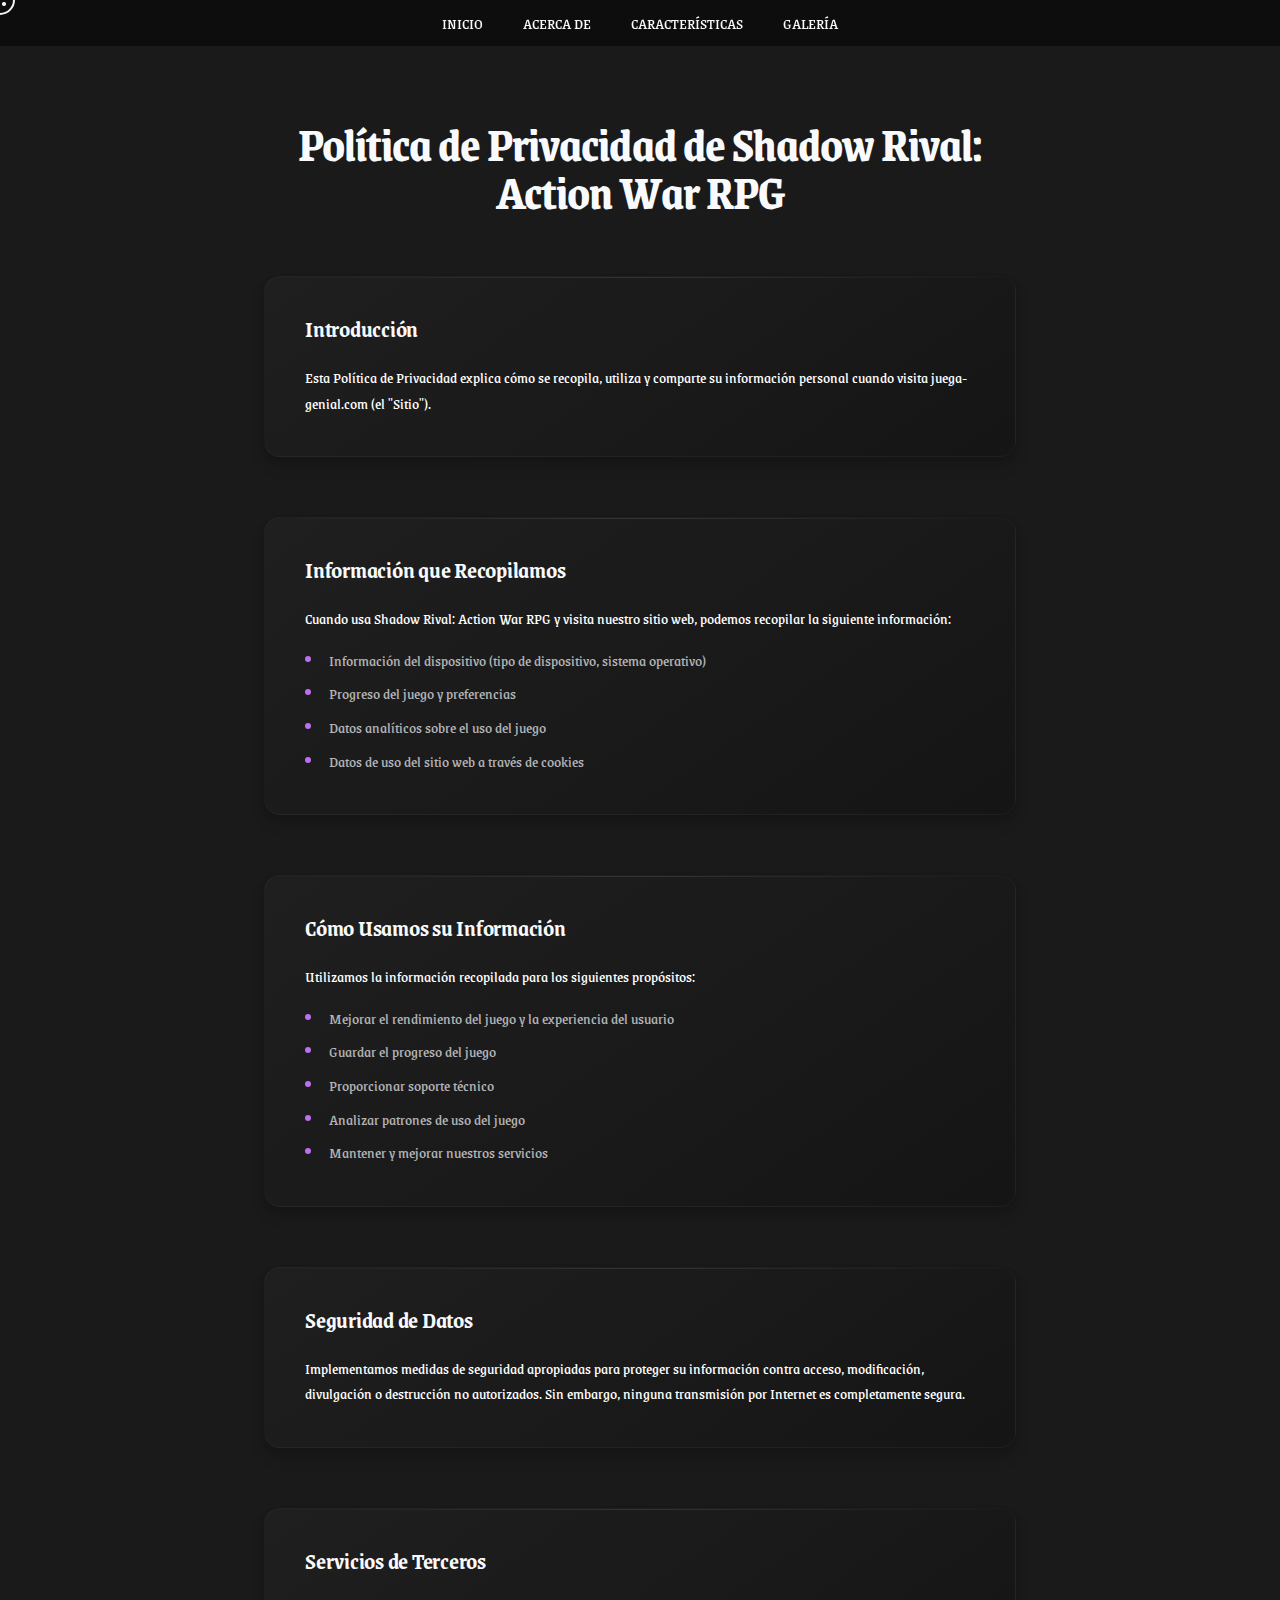
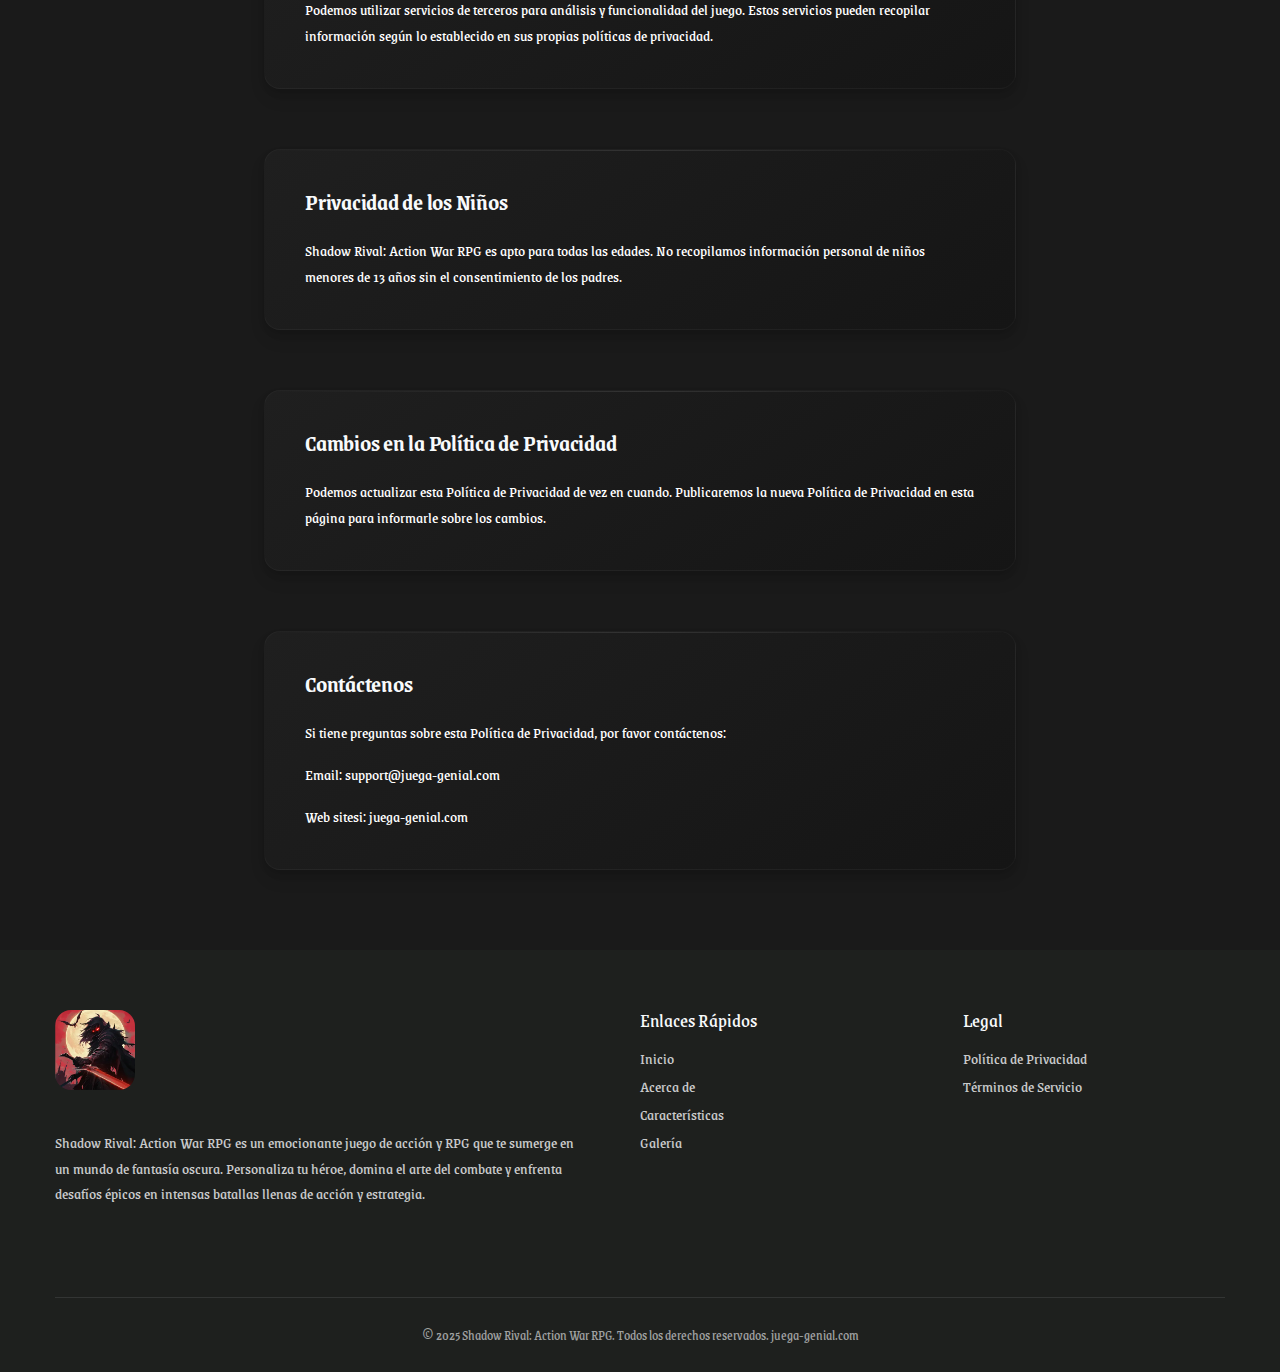
<file: privacy.html>
<!DOCTYPE html>
<html lang="es">

<head>
	<title>Política de Privacidad - Shadow Rival: Action War RPG</title>
	<meta charset="UTF-8">
	<meta name="format-detection" content="telephone=no">
	<meta name="viewport" content="width=device-width, initial-scale=1.0, maximum-scale=1.0, user-scalable=no">
	<meta name="description" content="Shadow Rival: Action War RPG - Un juego de acción y RPG épico. Domina el arte del combate, personaliza tu héroe y enfrenta batallas intensas en un mundo de fantasía oscura lleno de desafíos.">
	<meta name="theme-color" content="#080912">
	<meta name="mobile-web-app-capable" content="yes">
	<meta name="apple-mobile-web-app-capable" content="yes">
	<meta name="apple-mobile-web-app-status-bar-style" content="black-translucent">

	<!-- Open Graph -->
	<meta property="og:title" content="Shadow Rival: Action War RPG">
	<meta property="og:description" content="¡Sumérgete en un mundo de fantasía oscura! Domina el arte del combate, personaliza tu héroe y enfrenta batallas épicas en este fascinante juego de acción y RPG.">
	<meta property="og:site_name" content="Shadow Rival: Action War RPG">
	<meta property="og:url" content="https://juega-genial.com">
	<meta property="og:type" content="website">
	<link rel="canonical" href="https://juega-genial.com/" />

	<!-- Styles -->
	<style>
		body {
			opacity: 0;
		}
	</style>
	<link rel="stylesheet" href="https://cdnjs.cloudflare.com/ajax/libs/font-awesome/6.7.1/css/all.min.css?_v=20250120110803" integrity="sha512-5Hs3dF2AEPkpNAR7UiOHba+lRSJNeM2ECkwxUIxC1Q/FLycGTbNapWXB4tP889k5T5Ju8fs4b1P5z/iB4nMfSQ==" crossorigin="anonymous" referrerpolicy="no-referrer" />
	<link rel="stylesheet" href="css/style.min.css?_v=20250120110803">

	<!-- Favicon  -->
	<link rel="shortcut icon" href="favicon.ico" type="image/x-icon">
	<link rel="icon" href="favicon.ico" type="image/x-icon">

	<!-- Liquid button svg filter -->
	<svg width="0" height="0" class="hidden">
		<defs>
			<filter id="buttonFilter">
				<feGaussianBlur in="SourceGraphic" stdDeviation="5" result="blur">
				</feGaussianBlur>
				<feColorMatrix in="blur" mode="matrix" values="1 0 0 0 0 0 1 0 0 0 0 0 1 0 0 0 0 0 19 -9" result="buttonFilter"></feColorMatrix>
				<feComposite in="SourceGraphic" in2="buttonFilter" operator="atop">
				</feComposite>
				<feBlend in="SourceGraphic" in2="buttonFilter"></feBlend>
			</filter>
		</defs>
	</svg>

	<!-- Preload critical assets -->
	<link rel="preload" href="img/logo.webp" as="image">
	<link rel="preload" href="files/hero.mp4" as="video" type="video/mp4">
</head>

<body>
	<div class="wrapper">
		<header data-scroll="120" data-scroll-show class="header">
			<div class="header__container">
				<div class="header__wrapper">
					<span></span>
					<div class="header__menu menu">
						<nav class="menu__body">
							<ul class="menu__list">
								<li class="menu__item">
									<a href="index.html#hero" class="menu__link">Inicio</a>
								</li>
								<li class="menu__item">
									<a href="index.html#about" class="menu__link">Acerca de</a>
								</li>
								<li class="menu__item">
									<a href="index.html#features" class="menu__link">Características</a>
								</li>
								<li class="menu__item">
									<a href="index.html#platforms" class="menu__link">Galería</a>
								</li>
							</ul>
						</nav>
					</div>
					<div class="header__actions">
						<button type="button" class="menu__icon icon-menu">
							<span></span>
						</button>
					</div>
				</div>
			</div>
		</header>
		<main class="page">
			<div class="legal">
				<div class="legal__container">
					<h1 class="legal__title">Política de Privacidad de Shadow Rival: Action War RPG</h1>

					<div class="legal__section">
						<h2 class="legal__subtitle">Introducción</h2>
						<p class="legal__text">Esta Política de Privacidad explica cómo se recopila, utiliza y comparte su información personal cuando visita juega-genial.com (el "Sitio").</p>
					</div>

					<div class="legal__section">
						<h2 class="legal__subtitle">Información que Recopilamos</h2>
						<p class="legal__text">Cuando usa Shadow Rival: Action War RPG y visita nuestro sitio web, podemos recopilar la siguiente información:</p>
						<ul class="legal__list">
							<li>Información del dispositivo (tipo de dispositivo, sistema operativo)</li>
							<li>Progreso del juego y preferencias</li>
							<li>Datos analíticos sobre el uso del juego</li>
							<li>Datos de uso del sitio web a través de cookies</li>
						</ul>
					</div>

					<div class="legal__section">
						<h2 class="legal__subtitle">Cómo Usamos su Información</h2>
						<p class="legal__text">Utilizamos la información recopilada para los siguientes propósitos:</p>
						<ul class="legal__list">
							<li>Mejorar el rendimiento del juego y la experiencia del usuario</li>
							<li>Guardar el progreso del juego</li>
							<li>Proporcionar soporte técnico</li>
							<li>Analizar patrones de uso del juego</li>
							<li>Mantener y mejorar nuestros servicios</li>
						</ul>
					</div>

					<div class="legal__section">
						<h2 class="legal__subtitle">Seguridad de Datos</h2>
						<p class="legal__text">Implementamos medidas de seguridad apropiadas para proteger su información contra acceso, modificación, divulgación o destrucción no autorizados. Sin embargo, ninguna transmisión por Internet es completamente segura.</p>
					</div>

					<div class="legal__section">
						<h2 class="legal__subtitle">Servicios de Terceros</h2>
						<p class="legal__text">Podemos utilizar servicios de terceros para análisis y funcionalidad del juego. Estos servicios pueden recopilar información según lo establecido en sus propias políticas de privacidad.</p>
					</div>

					<div class="legal__section">
						<h2 class="legal__subtitle">Privacidad de los Niños</h2>
						<p class="legal__text">Shadow Rival: Action War RPG es apto para todas las edades. No recopilamos información personal de niños menores de 13 años sin el consentimiento de los padres.</p>
					</div>

					<div class="legal__section">
						<h2 class="legal__subtitle">Cambios en la Política de Privacidad</h2>
						<p class="legal__text">Podemos actualizar esta Política de Privacidad de vez en cuando. Publicaremos la nueva Política de Privacidad en esta página para informarle sobre los cambios.</p>
					</div>

					<div class="legal__section">
						<h2 class="legal__subtitle">Contáctenos</h2>
						<p class="legal__text">Si tiene preguntas sobre esta Política de Privacidad, por favor contáctenos:</p>
						<p class="legal__text">Email: support@juega-genial.com</p>
						<p class="legal__text">Web sitesi: juega-genial.com</p>
					</div>
				</div>
			</div>
		</main>
		<footer class="footer">
			<div class="footer__container">
				<div class="footer__content">
					<div class="footer__column">
						<div class="footer__logo">
							<a href="index.html" class="footer__logo">
								<img src="img/logo.webp" alt="Shadow Rival: Action War RPG Logo">
							</a>
						</div>
						<p class="footer__description">
							Shadow Rival: Action War RPG es un emocionante juego de acción y RPG que te sumerge en un mundo de
							fantasía oscura.
							Personaliza tu héroe, domina el arte del combate y enfrenta desafíos épicos en intensas batallas
							llenas de
							acción y estrategia.
						</p>
						<div class="footer__socials">
							<a href="https://play.google.com/store/apps/details?id=com.ondi.shadow.rivals" class="footer__social-link" target="_blank">
								<i class="fa-brands fa-google-play"></i>
							</a>
							<a href="https://apps.apple.com/ua/app/shadow-rival-action-war-game/id6737874569" class="footer__social-link" target="_blank">
								<i class="fa-brands fa-apple"></i>
							</a>
						</div>
					</div>
					<div class="footer__column">
						<h3 class="footer__title">Enlaces Rápidos</h3>
						<ul class="footer__list">
							<li><a href="index.html#hero" class="footer__link">Inicio</a></li>
							<li><a href="index.html#about" class="footer__link">Acerca de</a></li>
							<li><a href="index.html#features" class="footer__link">Características</a></li>
							<li><a href="index.html#gallery" class="footer__link">Galería</a></li>
						</ul>
					</div>
					<div class="footer__column">
						<h3 class="footer__title">Legal</h3>
						<ul class="footer__list">
							<li><a href="privacy.html" class="footer__link">Política de Privacidad</a></li>
							<li><a href="terms.html" class="footer__link">Términos de Servicio</a></li>
						</ul>
					</div>
				</div>
				<div class="footer__bottom">
					<div class="footer__copyright">
						<p>&copy; 2025 Shadow Rival: Action War RPG. Todos los derechos reservados. <a href="https://juega-genial.com">juega-genial.com</a></p>
					</div>
				</div>
			</div>
		</footer>

		<!-- Scroll to top button  -->
		<button class="scroll-to-top" aria-label="Desplácese hacia arriba" style="--progress: 0deg">
			<i class="fas fa-arrow-up"></i>
		</button>

		<div id="cursor" class="ball"></div>
		<div id="cursor_inner" class="ball"></div>
	</div>
	<script src="js/app.min.js?_v=20250310130151"></script>
</body>

</html>
</file>
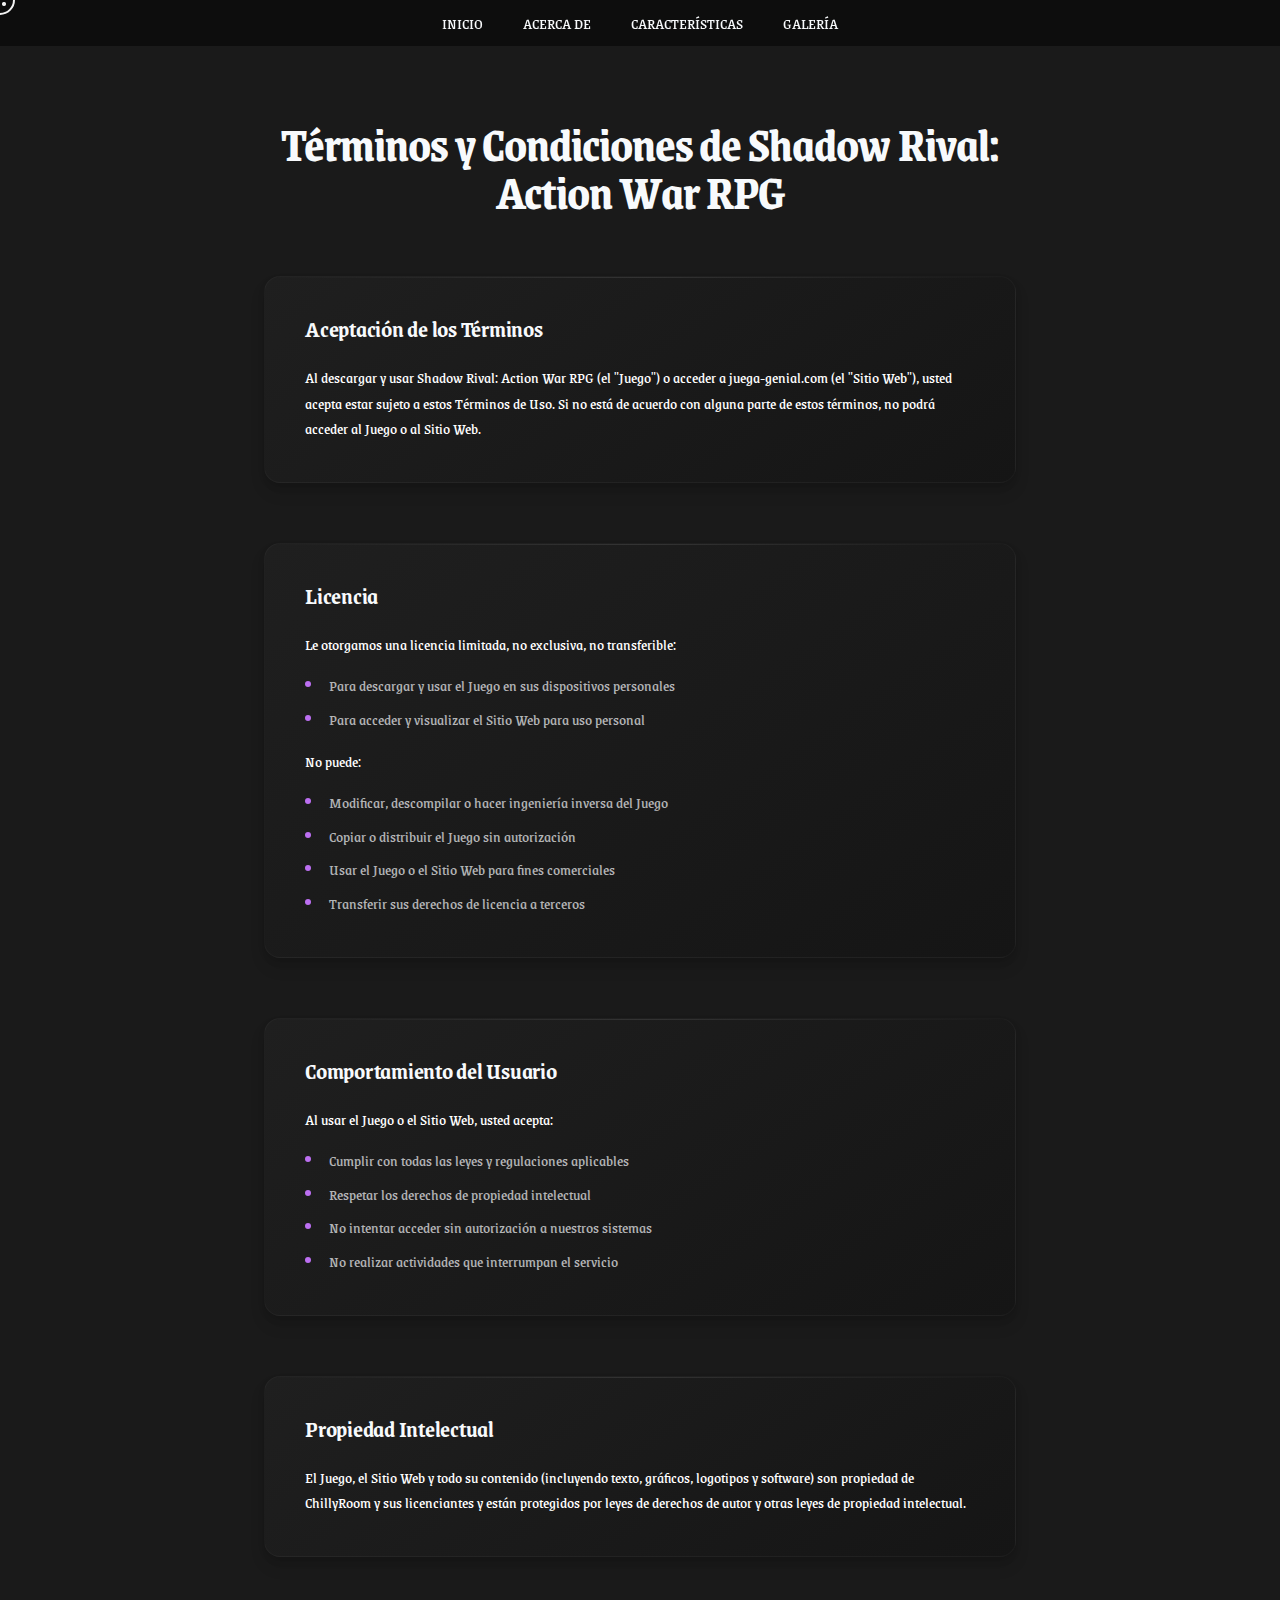
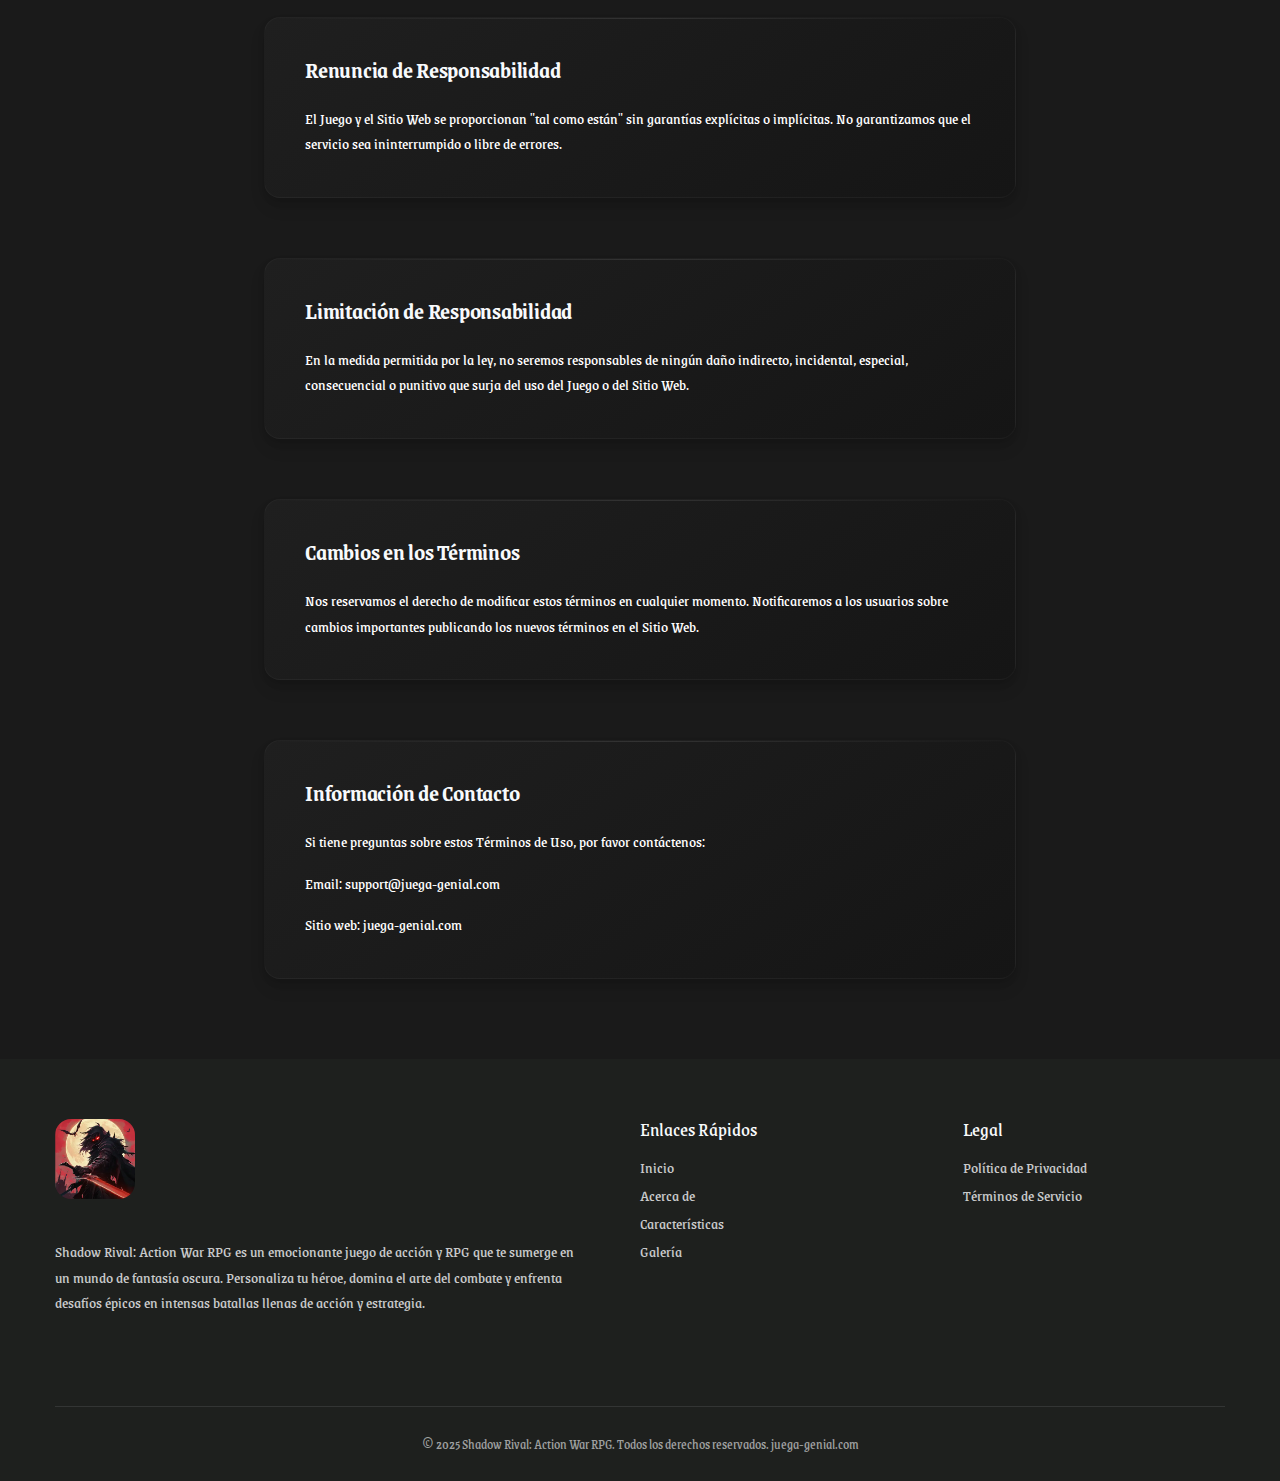
<file: terms.html>
<!DOCTYPE html>
<html lang="es">

<head>
	<title>Términos y Condiciones - Shadow Rival: Action War RPG</title>
	<meta charset="UTF-8">
	<meta name="format-detection" content="telephone=no">
	<meta name="viewport" content="width=device-width, initial-scale=1.0, maximum-scale=1.0, user-scalable=no">
	<meta name="description" content="Shadow Rival: Action War RPG - Un juego de acción y RPG épico. Domina el arte del combate, personaliza tu héroe y enfrenta batallas intensas en un mundo de fantasía oscura lleno de desafíos.">
	<meta name="theme-color" content="#080912">
	<meta name="mobile-web-app-capable" content="yes">
	<meta name="apple-mobile-web-app-capable" content="yes">
	<meta name="apple-mobile-web-app-status-bar-style" content="black-translucent">

	<!-- Open Graph -->
	<meta property="og:title" content="Shadow Rival: Action War RPG">
	<meta property="og:description" content="¡Sumérgete en un mundo de fantasía oscura! Domina el arte del combate, personaliza tu héroe y enfrenta batallas épicas en este fascinante juego de acción y RPG.">
	<meta property="og:site_name" content="Shadow Rival: Action War RPG">
	<meta property="og:url" content="https://juega-genial.com">
	<meta property="og:type" content="website">
	<link rel="canonical" href="https://juega-genial.com/" />

	<!-- Styles -->
	<style>
		body {
			opacity: 0;
		}
	</style>
	<link rel="stylesheet" href="https://cdnjs.cloudflare.com/ajax/libs/font-awesome/6.7.1/css/all.min.css?_v=20250120110803" integrity="sha512-5Hs3dF2AEPkpNAR7UiOHba+lRSJNeM2ECkwxUIxC1Q/FLycGTbNapWXB4tP889k5T5Ju8fs4b1P5z/iB4nMfSQ==" crossorigin="anonymous" referrerpolicy="no-referrer" />
	<link rel="stylesheet" href="css/style.min.css?_v=20250120110803">

	<!-- Favicon  -->
	<link rel="shortcut icon" href="favicon.ico" type="image/x-icon">
	<link rel="icon" href="favicon.ico" type="image/x-icon">

	<!-- Liquid button svg filter -->
	<svg width="0" height="0" class="hidden">
		<defs>
			<filter id="buttonFilter">
				<feGaussianBlur in="SourceGraphic" stdDeviation="5" result="blur">
				</feGaussianBlur>
				<feColorMatrix in="blur" mode="matrix" values="1 0 0 0 0 0 1 0 0 0 0 0 1 0 0 0 0 0 19 -9" result="buttonFilter"></feColorMatrix>
				<feComposite in="SourceGraphic" in2="buttonFilter" operator="atop">
				</feComposite>
				<feBlend in="SourceGraphic" in2="buttonFilter"></feBlend>
			</filter>
		</defs>
	</svg>

	<!-- Preload critical assets -->
	<link rel="preload" href="img/logo.webp" as="image">
	<link rel="preload" href="files/hero.mp4" as="video" type="video/mp4">
</head>

<body>
	<div class="wrapper">
		<header data-scroll="120" data-scroll-show class="header">
			<div class="header__container">
				<div class="header__wrapper">
					<span></span>
					<div class="header__menu menu">
						<nav class="menu__body">
							<ul class="menu__list">
								<li class="menu__item">
									<a href="index.html#hero" class="menu__link">Inicio</a>
								</li>
								<li class="menu__item">
									<a href="index.html#about" class="menu__link">Acerca de</a>
								</li>
								<li class="menu__item">
									<a href="index.html#features" class="menu__link">Características</a>
								</li>
								<li class="menu__item">
									<a href="index.html#platforms" class="menu__link">Galería</a>
								</li>
							</ul>
						</nav>
					</div>
					<div class="header__actions">
						<button type="button" class="menu__icon icon-menu">
							<span></span>
						</button>
					</div>
				</div>
			</div>
		</header>
		<main class="page">
			<div class="legal">
				<div class="legal__container">
					<h1 class="legal__title">Términos y Condiciones de Shadow Rival: Action War RPG</h1>

					<div class="legal__section">
						<h2 class="legal__subtitle">Aceptación de los Términos</h2>
						<p class="legal__text">Al descargar y usar Shadow Rival: Action War RPG (el "Juego") o acceder a juega-genial.com (el "Sitio Web"), usted acepta estar sujeto a estos Términos de Uso. Si no está de acuerdo con alguna parte de estos términos, no podrá acceder al Juego o al Sitio Web.</p>
					</div>

					<div class="legal__section">
						<h2 class="legal__subtitle">Licencia</h2>
						<p class="legal__text">Le otorgamos una licencia limitada, no exclusiva, no transferible:</p>
						<ul class="legal__list">
							<li>Para descargar y usar el Juego en sus dispositivos personales</li>
							<li>Para acceder y visualizar el Sitio Web para uso personal</li>
						</ul>
						<p class="legal__text">No puede:</p>
						<ul class="legal__list">
							<li>Modificar, descompilar o hacer ingeniería inversa del Juego</li>
							<li>Copiar o distribuir el Juego sin autorización</li>
							<li>Usar el Juego o el Sitio Web para fines comerciales</li>
							<li>Transferir sus derechos de licencia a terceros</li>
						</ul>
					</div>

					<div class="legal__section">
						<h2 class="legal__subtitle">Comportamiento del Usuario</h2>
						<p class="legal__text">Al usar el Juego o el Sitio Web, usted acepta:</p>
						<ul class="legal__list">
							<li>Cumplir con todas las leyes y regulaciones aplicables</li>
							<li>Respetar los derechos de propiedad intelectual</li>
							<li>No intentar acceder sin autorización a nuestros sistemas</li>
							<li>No realizar actividades que interrumpan el servicio</li>
						</ul>
					</div>

					<div class="legal__section">
						<h2 class="legal__subtitle">Propiedad Intelectual</h2>
						<p class="legal__text">El Juego, el Sitio Web y todo su contenido (incluyendo texto, gráficos, logotipos y software) son propiedad de ChillyRoom y sus licenciantes y están protegidos por leyes de derechos de autor y otras leyes de propiedad intelectual.</p>
					</div>

					<div class="legal__section">
						<h2 class="legal__subtitle">Renuncia de Responsabilidad</h2>
						<p class="legal__text">El Juego y el Sitio Web se proporcionan "tal como están" sin garantías explícitas o implícitas. No garantizamos que el servicio sea ininterrumpido o libre de errores.</p>
					</div>

					<div class="legal__section">
						<h2 class="legal__subtitle">Limitación de Responsabilidad</h2>
						<p class="legal__text">En la medida permitida por la ley, no seremos responsables de ningún daño indirecto, incidental, especial, consecuencial o punitivo que surja del uso del Juego o del Sitio Web.</p>
					</div>

					<div class="legal__section">
						<h2 class="legal__subtitle">Cambios en los Términos</h2>
						<p class="legal__text">Nos reservamos el derecho de modificar estos términos en cualquier momento. Notificaremos a los usuarios sobre cambios importantes publicando los nuevos términos en el Sitio Web.</p>
					</div>

					<div class="legal__section">
						<h2 class="legal__subtitle">Información de Contacto</h2>
						<p class="legal__text">Si tiene preguntas sobre estos Términos de Uso, por favor contáctenos:</p>
						<p class="legal__text">Email: support@juega-genial.com</p>
						<p class="legal__text">Sitio web: juega-genial.com</p>
					</div>
				</div>
			</div>
		</main>
		<footer class="footer">
			<div class="footer__container">
				<div class="footer__content">
					<div class="footer__column">
						<div class="footer__logo">
							<a href="index.html" class="footer__logo">
								<img src="img/logo.webp" alt="Shadow Rival: Action War RPG Logo">
							</a>
						</div>
						<p class="footer__description">
							Shadow Rival: Action War RPG es un emocionante juego de acción y RPG que te sumerge en un mundo de
							fantasía oscura.
							Personaliza tu héroe, domina el arte del combate y enfrenta desafíos épicos en intensas batallas
							llenas de
							acción y estrategia.
						</p>
						<div class="footer__socials">
							<a href="https://play.google.com/store/apps/details?id=com.ondi.shadow.rivals" class="footer__social-link" target="_blank">
								<i class="fa-brands fa-google-play"></i>
							</a>
							<a href="https://apps.apple.com/ua/app/shadow-rival-action-war-game/id6737874569" class="footer__social-link" target="_blank">
								<i class="fa-brands fa-apple"></i>
							</a>
						</div>
					</div>
					<div class="footer__column">
						<h3 class="footer__title">Enlaces Rápidos</h3>
						<ul class="footer__list">
							<li><a href="index.html#hero" class="footer__link">Inicio</a></li>
							<li><a href="index.html#about" class="footer__link">Acerca de</a></li>
							<li><a href="index.html#features" class="footer__link">Características</a></li>
							<li><a href="index.html#gallery" class="footer__link">Galería</a></li>
						</ul>
					</div>
					<div class="footer__column">
						<h3 class="footer__title">Legal</h3>
						<ul class="footer__list">
							<li><a href="privacy.html" class="footer__link">Política de Privacidad</a></li>
							<li><a href="terms.html" class="footer__link">Términos de Servicio</a></li>
						</ul>
					</div>
				</div>
				<div class="footer__bottom">
					<div class="footer__copyright">
						<p>&copy; 2025 Shadow Rival: Action War RPG. Todos los derechos reservados. <a href="https://juega-genial.com">juega-genial.com</a></p>
					</div>
				</div>
			</div>
		</footer>

		<!-- Scroll to top button  -->
		<button class="scroll-to-top" aria-label="Desplácese hacia arriba" style="--progress: 0deg">
			<i class="fas fa-arrow-up"></i>
		</button>

		<div id="cursor" class="ball"></div>
		<div id="cursor_inner" class="ball"></div>
	</div>
	<script src="js/app.min.js?_v=20250310130151"></script>
</body>

</html>
</file>
<file: css/style.min.css>
@import url('https://fonts.googleapis.com/css2?family=Grenze:wght@300;400;500;600;700&display=swap');.lenis.lenis-smooth{scroll-behavior:auto}.lenis.lenis-smooth [data-lenis-prevent]{-ms-scroll-chaining:none;overscroll-behavior:contain}.lenis.lenis-stopped{overflow:hidden}.lenis.lenis-scrolling iframe{pointer-events:none}:root{--color-black:30,32,30;--color-white:248,250,252;--color-green:121,189,154;--color-accent:188,111,241;--color-gray-100:248,250,252;--color-gray-400:148,163,184;--color-gray-900:30,41,59;--primary:rgb(var(--color-white));--secondary:rgb(var(--color-gray-400));--accent:rgb(var(--color-accent));--text-primary:rgb(var(--color-black));--text-secondary:rgb(71, 85, 105);--transition-function:cubic-bezier(0.645, 0.045, 0.355, 1);--transition-duration:0.5s}*{padding:0;margin:0;border:0}*,*::after,*::before{box-sizing:border-box}*::after,*::before{display:inline-block}body,html{height:100%;min-width:320px}body{color:#000;line-height:1;font-family:Grenze;font-size:1rem;-ms-text-size-adjust:100%;-moz-text-size-adjust:100%;-webkit-text-size-adjust:100%;-webkit-font-smoothing:antialiased;-moz-osx-font-smoothing:grayscale}button,input,textarea{font-family:Grenze;font-size:inherit;line-height:inherit;color:inherit;background-color:rgba(0,0,0,0)}input,textarea{width:100%}label{display:inline-block}button,option,select{cursor:pointer}a{display:inline-block;color:inherit;text-decoration:none}ul li{list-style:none}img{vertical-align:top}h1,h2,h3,h4,h5,h6{font-weight:inherit;font-size:inherit}dl,ol,ul{padding:0;margin:0}html{scroll-behavior:smooth;background-color:rgb(var(--color-black))}body{transition:all .6s}.lock body{overflow:hidden;touch-action:none;-ms-scroll-chaining:none;overscroll-behavior:none}.loaded body{opacity:1}.lock-scroll{overflow:hidden;touch-action:none;padding-right:var(--scrollbar-width,0)}.wrapper{min-height:100%;display:flex;flex-direction:column;overflow:hidden}.wrapper>main{flex:1 1 auto}.wrapper>*{min-width:0}[class*=__container]{max-width:75rem;margin:0 auto;padding:0 .9375rem}[class*="--gc"]{display:grid;min-width:0;grid-template-columns:.9375rem 1fr minmax(auto,73.125rem) 1fr .9375rem}[class*="--gc"]>*{min-width:0;grid-column:3/4}.icon-menu{display:none}.menu__list{display:flex;align-items:center;flex-wrap:wrap;row-gap:.625rem}.menu__link{color:rgb(var(--color-white));font-size:1rem;text-transform:uppercase;transition:all var(--transition-duration) var(--transition-function);position:relative}.menu__link::after{content:"";position:absolute;bottom:-.25rem;left:0;width:0;height:.125rem;background-color:var(--accent);transition:width var(--transition-duration) var(--transition-function)}.menu__link.active{color:var(--accent)}.menu__link.active::after{width:100%}.menu-open body{overflow:hidden;touch-action:none}#magic-cursor{position:fixed;top:0;left:0;z-index:10000;width:30px;height:30px;pointer-events:none;transition:opacity .2s ease-in-out .5s}#magic-cursor #cursor{position:fixed;display:flex;flex-direction:column;justify-content:center;width:40px;height:40px;margin-top:-20px;margin-left:-20px;box-sizing:border-box;border:2px solid var(--secondary,#8750f7);border-radius:50%;pointer-events:none;opacity:0;will-change:transform;-webkit-backface-visibility:hidden;backface-visibility:hidden}#magic-cursor #cursor.hovered{opacity:0!important;transition:opacity .3s}.ibg{width:100%;height:100%;-o-object-fit:cover;object-fit:cover}.ibg--top{-o-object-position:top;object-position:top}.ibg--bottom{-o-object-position:bottom;object-position:bottom}.ibg--left{-o-object-position:left;object-position:left}.ibg--right{-o-object-position:right;object-position:right}.ibg--contain{-o-object-fit:contain;object-fit:contain}html{-webkit-overflow-scrolling:touch}.hidden{display:none}.button{position:relative;width:-webkit-max-content;width:max-content;-webkit-filter:url(#buttonFilter);filter:url(#buttonFilter);display:flex;transition:.45s cubic-bezier(.65,0,.076,1)}.button__title{position:relative;display:flex;align-items:center;justify-content:center;padding:0 40px;height:40px;border-radius:30px;font-size:14px;font-weight:500;text-decoration:none}.button__title .title-btn{position:relative;line-height:1.2;letter-spacing:2px;overflow:hidden;display:block}.button__title .title-btn .text-default,.button__title .title-btn .text-hover{display:block;transition:-webkit-transform .8s cubic-bezier(.65,0,.076,1);transition:transform .8s cubic-bezier(.65,0,.076,1);transition:transform .8s cubic-bezier(.65,0,.076,1),-webkit-transform .8s cubic-bezier(.65,0,.076,1)}.button__title .title-btn .text-hover{position:absolute;left:0;top:0;-webkit-transform:translateY(100%);transform:translateY(100%)}.button__icon{display:flex;align-items:center;justify-content:center;width:40px;height:40px;border-radius:50%;transition:-webkit-transform .9s cubic-bezier(.135,.9,.15,1);transition:transform .9s cubic-bezier(.135,.9,.15,1);transition:transform .9s cubic-bezier(.135,.9,.15,1),-webkit-transform .9s cubic-bezier(.135,.9,.15,1)}.button__icon i{font-size:12px}.button:hover .title-btn .text-default{-webkit-transform:translateY(-100%);transform:translateY(-100%)}.button:hover .title-btn .text-hover{-webkit-transform:translateY(0);transform:translateY(0)}.button:hover .button__icon{-webkit-transform:translateX(.75rem) rotate(-45deg);transform:translateX(.75rem) rotate(-45deg)}.button--light .button__title{background:rgb(var(--color-white));color:var(--text-primary)}.button--light .button__icon{background:rgb(var(--color-white))}.button--light .button__icon i{color:var(--text-primary)}.button--light:hover .button__title{background:rgba(var(--color-white),.9)}.button--light:hover .button__icon{background:rgba(var(--color-white),.9);color:var(--accent)}.button--dark .button__title{background-color:var(--primary);color:var(--text-inverse)}.button--dark .button__icon{background-color:var(--primary)}.button--dark .button__icon i{color:var(--text-inverse)}.button--outline .button__title{background-color:rgba(0,0,0,0);border:2px dashed var(--bg-btn-dark);color:var(--text-inverse)}.button--outline .button__icon{background-color:rgba(0,0,0,0);border:2px dashed var(--bg-btn-dark)}.button--outline .button__icon i{color:var(--text-inverse)}.button--trailer{cursor:pointer}.button.scroll-down:hover .button__icon{-webkit-transform:translateY(.75rem);transform:translateY(.75rem)}.scroll-to-top{position:fixed;right:1.25rem;bottom:1.25rem;width:3rem;height:3rem;border-radius:50%;background:rgba(var(--color-white),.9);border:1px solid rgba(var(--color-accent),.2);cursor:pointer;z-index:100;opacity:0;visibility:hidden;-webkit-transform:translateY(1.25rem);transform:translateY(1.25rem);transition:all .3s var(--transition-function);box-shadow:0 .25rem .75rem rgba(var(--color-black),.1);display:flex;align-items:center;justify-content:center}.scroll-to-top::before{content:"";position:absolute;inset:-1px;border-radius:50%;background:conic-gradient(from 0deg at 50% 50%,var(--accent) var(--progress),transparent var(--progress));mask:radial-gradient(closest-side,transparent 75%,#000 76%);-webkit-mask:radial-gradient(closest-side,transparent 75%,#000 76%);opacity:.3}.scroll-to-top i{font-size:1.25rem;color:rgb(var(--color-black));transition:all .3s var(--transition-function);position:relative;z-index:1}.scroll-to-top:hover{background:rgba(var(--color-white),1);border-color:rgba(var(--color-accent),.3);-webkit-transform:translateY(-2px);transform:translateY(-2px);box-shadow:0 .5rem 1rem rgba(var(--color-black),.15)}.scroll-to-top:hover i{-webkit-transform:translateY(-.0625rem);transform:translateY(-.0625rem);color:rgb(var(--color-accent))}.scroll-to-top:hover::before{opacity:.5}.scroll-to-top.visible{opacity:1;visibility:visible;-webkit-transform:translateY(0);transform:translateY(0)}.ball{pointer-events:none;position:fixed;top:0;left:0;z-index:999999;mix-blend-mode:difference;will-change:transform}#cursor{width:30px;height:30px;border:2px solid #fff;border-radius:50%;background:rgba(0,0,0,0)}#cursor_inner{width:8px;height:8px;background:#fff;border-radius:50%}.video-popup{position:fixed;top:0;left:0;width:100%;height:100vh;z-index:1000;display:none;align-items:center;justify-content:center}.video-popup.active{display:flex}.video-popup__overlay{position:fixed;top:0;left:0;width:100%;height:100%;background:rgba(0,0,0,.8);backdrop-filter:blur(10px);-webkit-backdrop-filter:blur(10px);z-index:1}.video-popup__content{position:relative;width:90%;max-width:75rem;z-index:2}.video-popup__player{position:relative;width:100%;background:#000;border-radius:.5rem;overflow:hidden}.video-popup__player iframe{position:absolute;top:0;left:0;width:100%;height:100%;border:0}.video-popup__player video{cursor:pointer}.video-popup__close{position:absolute;top:-3.125rem;right:0;width:2.5rem;height:2.5rem;display:flex;align-items:center;justify-content:center;color:#fff;font-size:1.5rem;background:rgba(0,0,0,0);border:none;cursor:pointer;transition:-webkit-transform .3s ease;transition:transform .3s ease;transition:transform .3s ease,-webkit-transform .3s ease;z-index:3}.lock-scroll{overflow:hidden;padding-right:var(--scrollbar-width,0)}.lock-scroll::after{content:"";position:fixed;left:0;top:0;width:100%;height:100%;background:rgba(0,0,0,.5);backdrop-filter:blur(5px);-webkit-backdrop-filter:blur(5px);z-index:999}.header{position:fixed;width:100%;z-index:100;overflow:hidden;padding:.9375rem 0;background-color:rgba(0,0,0,.5)}.header__wrapper{display:flex;justify-content:space-between;align-items:center}.header__logo{max-width:12.5em;z-index:10;margin-right:.625rem}.header__logo img{width:100%;-o-object-fit:contain;object-fit:contain}.footer{position:relative;padding:3.75rem 0 1.875rem;background:rgb(var(--color-black));color:rgb(var(--color-white));overflow:hidden}.footer__content{position:relative;z-index:2;display:grid;grid-template-columns:2fr 1fr 1fr;gap:3.75rem}.footer__logo{display:inline-block;margin-bottom:1.25rem}.footer__logo img{max-width:11.25rem;height:5rem;-o-object-fit:cover;object-fit:cover;border-radius:16px}.footer__description{font-size:1rem;line-height:1.6;color:rgba(var(--color-white),.8);margin-bottom:1.875rem}.footer__socials{display:flex;gap:1.25rem}.footer__social-link{font-size:1.5rem;color:rgb(var(--color-white));transition:color var(--transition-duration) var(--transition-function)}.footer__title{font-size:1.25rem;margin-bottom:1.25rem;color:rgb(var(--color-white))}.footer__list{list-style:none;padding:0;margin:0}.footer__list li{margin-bottom:.75rem}.footer__link{color:rgba(var(--color-white),.8);transition:color var(--transition-duration) var(--transition-function)}.footer__bottom{position:relative;z-index:2;margin-top:3.75rem;padding-top:1.875rem;border-top:1px solid rgba(var(--color-white),.1);text-align:center}.footer__copyright{font-size:.875rem;color:rgba(var(--color-white),.6)}.cookie-consent{position:fixed;bottom:1.875rem;left:50%;-webkit-transform:translate(-50%,1.875rem);transform:translate(-50%,1.875rem);background:rgba(var(--color-white),.9);backdrop-filter:blur(10px);-webkit-backdrop-filter:blur(10px);padding:1.25rem;border-radius:1rem;box-shadow:0 .25rem 1.5rem rgba(var(--color-black),.1);width:min(100% - 1.875rem,31.25rem);z-index:100;opacity:0;visibility:hidden;pointer-events:none;transition:opacity .5s ease,visibility .5s ease,-webkit-transform .5s cubic-bezier(.16,1,.3,1);transition:opacity .5s ease,transform .5s cubic-bezier(.16,1,.3,1),visibility .5s ease;transition:opacity .5s ease,transform .5s cubic-bezier(.16,1,.3,1),visibility .5s ease,-webkit-transform .5s cubic-bezier(.16,1,.3,1)}.cookie-consent.show{opacity:1;visibility:visible;pointer-events:all;-webkit-transform:translate(-50%,0);transform:translate(-50%,0)}.cookie-consent__content{display:flex;flex-direction:column;gap:1.25rem}.cookie-consent__text{color:rgba(var(--color-black),.9);font-size:.875rem;line-height:1.5;margin:0}.cookie-consent__buttons{display:flex;gap:.625rem;justify-content:flex-end}.hero{position:relative;min-height:100vh;overflow:hidden;display:flex;align-items:center;justify-content:center}.hero__bg{position:absolute;inset:0;width:100%;height:100%;overflow:hidden}.hero__bg-video{position:absolute;inset:0;width:100%;height:100%;-o-object-fit:cover;object-fit:cover;z-index:1;-webkit-filter:brightness(.7) contrast(1.2);filter:brightness(.7) contrast(1.2)}.hero__bg-video[poster]{-o-object-fit:cover;object-fit:cover;-o-object-position:center;object-position:center}.hero__overlay{position:absolute;inset:0;background:linear-gradient(135deg,rgba(var(--color-black),.85) 0,rgba(var(--color-accent),.15) 100%);z-index:2}.hero__content{position:relative;z-index:3;width:100%;padding:6.25rem 0;display:flex;flex-direction:column;align-items:center}.hero__text-container{text-align:center;margin:0 auto}.hero__title{font-size:clamp(2.25rem,8vw,5rem);font-weight:900;color:rgb(var(--color-white));line-height:1;margin-bottom:1rem;text-transform:uppercase;letter-spacing:.125rem}.hero__subtitle{font-size:1.125rem;color:rgba(var(--color-white),.9);font-weight:500;letter-spacing:.0625rem;margin-bottom:2.5rem;line-height:1.2}.hero__features{display:grid;grid-template-columns:repeat(auto-fit,minmax(16.25rem,1fr));gap:1.25rem;width:100%;margin:0 auto}.hero__feature{display:flex;align-items:center;gap:1rem;padding:1.25rem;background:rgba(var(--color-black),.3);border:1px solid rgba(var(--color-white),.1);border-radius:1rem;backdrop-filter:blur(10px);transition:all .3s var(--transition-function)}.hero__feature:hover{background:rgba(var(--color-black),.4);border-color:rgba(var(--color-accent),.3);-webkit-transform:translateY(-2px);transform:translateY(-2px)}.hero__feature-icon{width:3rem;height:3rem;display:flex;align-items:center;justify-content:center;background:rgba(var(--color-accent),.1);border:1px solid rgba(var(--color-accent),.2);border-radius:50%;color:rgb(var(--color-accent));font-size:1.5rem;transition:all .3s var(--transition-function)}.hero__feature:hover .hero__feature-icon{background:rgba(var(--color-accent),.2);-webkit-transform:scale(1.1);transform:scale(1.1)}.hero__feature-text{font-size:1rem;color:rgb(var(--color-white));font-weight:500}.hero__actions{display:flex;gap:1.25rem;margin-top:1.25rem}.hero__button{display:inline-flex;align-items:center;justify-content:center;gap:.75rem;padding:1rem 2rem;font-size:1.125rem;font-weight:600;text-decoration:none;border-radius:6.25rem;transition:all .3s var(--transition-function);min-width:12.5rem}.hero__button--primary{background:rgb(var(--color-accent));color:rgb(var(--color-black));box-shadow:0 .25rem 1.25rem rgba(var(--color-accent),.3)}.hero__button--primary:hover{background:rgba(var(--color-accent),.9);-webkit-transform:translateY(-2px);transform:translateY(-2px);box-shadow:0 .5rem 1.875rem rgba(var(--color-accent),.4)}.hero__button--secondary{background:rgba(var(--color-white),.1);color:rgb(var(--color-white));border:1px solid rgba(var(--color-white),.2)}.hero__button--secondary:hover{background:rgba(var(--color-white),.2);-webkit-transform:translateY(-2px);transform:translateY(-2px)}.hero__button i{font-size:1rem;transition:-webkit-transform .3s var(--transition-function);transition:transform .3s var(--transition-function);transition:transform .3s var(--transition-function),-webkit-transform .3s var(--transition-function)}.hero__button:hover i{-webkit-transform:translateX(4px);transform:translateX(4px)}.about{padding:7.5rem 0;background:rgb(var(--color-white));color:rgb(var(--color-black));position:relative;overflow:hidden}.about__container{position:relative;z-index:2}.about__header{text-align:center;margin-bottom:3.75rem;position:relative;display:flex;flex-direction:column;align-items:center}.about__header h2{font-size:3rem;font-weight:800;color:rgb(var(--color-black));margin-bottom:1rem;text-transform:uppercase;letter-spacing:.125rem;position:relative}.about__subtitle{font-size:1.25rem;color:rgba(var(--color-black),.8);font-style:italic;text-shadow:0 0 1.25rem rgba(var(--color-accent),.2)}.about__grid{display:grid;grid-template-columns:1fr;gap:3.75rem}.about__info{display:flex;flex-direction:column;gap:2.5rem}.about__text-block{background:rgba(var(--color-black),.4);border-radius:1.5rem;padding:2rem;backdrop-filter:blur(10px);border:1px solid rgba(var(--color-accent),.1);transition:all .3s var(--transition-function);position:relative;overflow:hidden}.about__text-block::before{content:"";position:absolute;inset:0;background:radial-gradient(circle at 50% 0,rgba(var(--color-accent),.2),transparent 70%);opacity:0;transition:opacity .3s ease}.about__text-block:hover{-webkit-transform:translateY(-5px);transform:translateY(-5px);border-color:rgba(var(--color-accent),.3);box-shadow:0 .625rem 1.25rem rgba(var(--color-black),.1),inset 0 0 1.875rem rgba(var(--color-accent),.15)}.about__text-block:hover::before{opacity:1}.about__text-block h3{font-size:1.5rem;font-weight:700;color:rgb(var(--color-black));margin-bottom:1rem;text-transform:uppercase;letter-spacing:.0625rem;text-shadow:0 0 1.25rem rgba(var(--color-accent),.3)}.about__text-block p{font-size:1rem;line-height:1.8;color:rgba(var(--color-black),.8)}.about__text-block--main{border-left:.25rem solid rgba(var(--color-accent),.6);box-shadow:inset .125rem 0 .625rem rgba(var(--color-accent),.15)}.about__text-block--secondary{background:rgba(var(--color-white),.9);border-color:rgba(var(--color-accent),.2);box-shadow:inset 0 0 1.25rem rgba(var(--color-accent),.1)}.about__stats{display:grid;gap:1.5rem;width:100%;grid-template-columns:repeat(auto-fit,minmax(12.5rem,1fr))}.about__stat{background:rgba(var(--color-white),.9);border-radius:1.5rem;padding:2rem;text-align:center;transition:all .3s var(--transition-function);border:1px solid rgba(var(--color-accent),.15);backdrop-filter:blur(10px);position:relative;display:flex;flex-direction:column-reverse;justify-content:center;align-items:center;row-gap:1rem;overflow:hidden}.about__stat::before{content:"";position:absolute;inset:0;background:radial-gradient(circle at 50% 0,rgba(var(--color-accent),.2),transparent 70%);opacity:0;transition:opacity .3s ease}.about__stat:hover{-webkit-transform:translateY(-5px);transform:translateY(-5px);background:rgba(var(--color-white),.9);border-color:rgba(var(--color-accent),.3);box-shadow:0 .625rem 1.25rem rgba(var(--color-black),.1),inset 0 0 1.875rem rgba(var(--color-accent),.15)}.about__stat:hover::before{opacity:1}.about__stat:hover .about__stat-icon{-webkit-transform:scale(1.1) rotate(5deg);transform:scale(1.1) rotate(5deg);background:rgba(var(--color-accent),.15)}.about__stat-content{position:relative;z-index:1;flex:1;text-align:center;display:flex;flex-direction:column;align-items:center;justify-content:center}.about__stat-number{display:flex;align-items:baseline;margin-bottom:.5rem;justify-content:flex-start}.about__stat-value{font-size:2.25rem;font-weight:800;color:rgb(var(--color-black));text-shadow:0 0 1.25rem rgba(var(--color-accent),.3);position:relative}.about__stat-plus{font-size:1.5rem;color:rgba(var(--color-accent),.8);margin-left:.25rem;text-shadow:0 0 .625rem rgba(var(--color-accent),.3)}.about__stat-label{font-size:1.125rem;font-weight:600;color:rgb(var(--color-black));margin-bottom:.25rem;text-align:left;text-transform:uppercase;letter-spacing:.0625rem}.about__stat-desc{font-size:.875rem;color:rgba(var(--color-white),.6);text-align:left;font-style:italic}.about__stat-icon{width:3rem;height:3rem;display:flex;align-items:center;justify-content:center;background:rgba(var(--color-accent),.1);border-radius:50%;font-size:1.25rem;transition:all .3s ease;color:rgba(var(--color-accent),.8);box-shadow:0 0 1.25rem rgba(var(--color-accent),.1),inset 0 0 .625rem rgba(var(--color-accent),.1)}.features{padding:7.5rem 0;background:rgb(var(--color-white));position:relative;overflow:hidden}.features__container{position:relative;z-index:2}.features__content{text-align:center;display:flex;flex-direction:column;align-items:center}.features__content h2{font-size:3rem;font-weight:800;color:rgb(var(--color-black));margin-bottom:3.75rem;text-transform:uppercase;letter-spacing:.125rem;position:relative;display:inline-block;width:auto}.features__grid{display:grid;grid-template-columns:repeat(2,1fr);gap:2rem}.features__item{padding:2rem;background:rgba(var(--color-white),.8);border-radius:1.5rem;border:1px solid rgba(var(--color-accent),.2);backdrop-filter:blur(10px);transition:all .3s var(--transition-function);display:flex;gap:1.5rem;align-items:flex-start;position:relative;overflow:hidden}.features__item::before{content:"";position:absolute;inset:0;background:radial-gradient(circle at 50% 0,rgba(var(--color-accent),.2),transparent 70%);opacity:0;transition:opacity .3s ease}.features__item:hover{-webkit-transform:translateY(-5px);transform:translateY(-5px);background:rgba(var(--color-white),.9);border-color:rgba(var(--color-accent),.3);box-shadow:0 .625rem 1.25rem rgba(var(--color-black),.1),inset 0 0 1.875rem rgba(var(--color-accent),.15)}.features__item:hover::before{opacity:1}.features__item:hover .features__icon{-webkit-transform:scale(1.1);transform:scale(1.1);background:rgba(var(--color-accent),.15)}.features__icon{width:3rem;height:3rem;display:flex;align-items:center;justify-content:center;background:rgba(var(--color-accent),.1);border-radius:50%;font-size:1.25rem;transition:all .3s ease;flex-shrink:0;box-shadow:0 0 1.25rem rgba(var(--color-accent),.1),inset 0 0 .625rem rgba(var(--color-accent),.1);position:relative;overflow:hidden}.features__icon i{position:relative;color:var(--accent);z-index:1;-webkit-filter:drop-shadow(0 0 .3125rem currentColor);filter:drop-shadow(0 0 .3125rem currentColor);transition:all .3s ease}.features__info{flex:1}.features__info h3{font-size:1.5rem;font-weight:700;color:rgb(var(--color-black));margin-bottom:.5rem;text-transform:uppercase;letter-spacing:.0625rem;text-shadow:0 0 1.25rem rgba(var(--color-accent),.3);position:relative;display:inline-block}.features__info h3::after{content:"";position:absolute;bottom:-.25rem;left:0;width:14.88%;height:.0625rem;background:rgba(var(--color-accent),.4);box-shadow:0 0 .3125rem rgba(var(--color-accent),.2)}.features__info p{font-size:1rem;color:rgba(var(--color-black),.8);margin-bottom:.25rem;line-height:1.6}.features__info p strong{color:rgb(var(--color-black));text-shadow:0 0 .625rem rgba(var(--color-accent),.3);position:relative;display:inline-block;padding:0 .25rem}.features__info p strong::before{content:"";position:absolute;inset:0;background:rgba(var(--color-accent),.1);border-radius:.25rem}.features__detail{font-size:.875rem;color:rgba(var(--color-white),.6);display:block;font-style:italic;position:relative;padding-left:1rem}.features__detail::before{content:"";position:absolute;left:0;top:50%;width:.5rem;height:.0625rem;background:rgba(var(--color-accent),.4);-webkit-transform:translateY(-50%);transform:translateY(-50%)}.gameplay{padding:6.25rem 0;background:rgb(var(--color-white));position:relative;overflow:hidden}.gameplay::before{content:"";position:absolute;top:0;left:0;width:100%;height:100%;background:linear-gradient(45deg,rgba(var(--color-accent),.05),transparent);pointer-events:none}.gameplay__container{position:relative;z-index:2;max-width:75rem;margin:0 auto;padding:0 1.25rem}.gameplay__content h2{text-align:center;color:rgb(var(--color-black));margin-bottom:3.125rem;font-weight:700}.gameplay__grid{display:grid;grid-template-columns:repeat(3,1fr);gap:1.875rem;max-width:75rem;margin:0 auto;padding:0 1.25rem}.gameplay__item{padding:1.875rem;text-align:center;background:rgba(var(--color-gray-900),.02);border:1px solid rgba(var(--color-gray-900),.1);border-radius:1.5rem;backdrop-filter:blur(10px);transition:all .3s var(--transition-function)}.gameplay__item:hover{-webkit-transform:translateY(-5px);transform:translateY(-5px);background:rgba(var(--color-gray-900),.05)}.gameplay__item h3{font-size:1.5rem;font-weight:700;color:rgb(var(--color-black));margin-bottom:1rem}.gameplay__item p{font-size:1rem;color:rgba(var(--color-black),.8);line-height:1.6}.trailer{position:relative;padding:10rem 0;min-height:37.5rem;display:flex;align-items:center;justify-content:center;overflow:hidden}.trailer__overlay{position:absolute;top:0;left:0;width:100%;height:100%;background:linear-gradient(0deg,rgba(0,0,0,.85),rgba(0,0,0,.7));backdrop-filter:blur(.125rem)}.trailer__container{position:relative;z-index:2}.trailer__content{text-align:center;max-width:50rem;margin:0 auto;padding:0 1.25rem;display:flex;flex-direction:column;align-items:center}.trailer__content h2{font-size:3.5rem;font-weight:800;color:#fff;margin-bottom:1.25rem;text-transform:uppercase;letter-spacing:.125rem;text-shadow:0 1.25rem 2.5rem rgba(0,0,0,.4)}.trailer__content p{font-size:1.25rem;color:rgba(255,255,255,.9);margin-bottom:2.5rem;text-shadow:0 .625rem 1.25rem rgba(0,0,0,.4)}.trailer__content p strong{color:rgb(var(--accent));font-weight:700}.gallery{position:relative;padding:7.5rem 0;background:rgb(var(--color-white));overflow:hidden}.gallery::before{content:"";position:absolute;top:0;left:0;width:100%;height:100%;background:linear-gradient(45deg,rgba(var(--color-accent),.05),transparent);pointer-events:none}.gallery__container{position:relative;z-index:2}.gallery__content{text-align:center;margin-bottom:3.75rem}.gallery__content h2{margin-bottom:1rem;text-align:center;color:rgb(var(--color-black));font-size:3rem;font-weight:800}.gallery__content p{font-size:1.125rem;color:rgba(var(--color-black),.8)}.gallery__content p strong{color:rgb(var(--color-black));font-weight:700}.gallery__slider{position:relative;overflow:visible;padding:.25rem}.gallery__slide{position:relative;padding-top:56.25%;overflow:hidden;border-radius:1.5rem;background:rgb(var(--color-white));box-shadow:0 1.25rem 2.5rem rgba(var(--color-black),.1);transition:-webkit-transform .3s var(--transition-function);transition:transform .3s var(--transition-function);transition:transform .3s var(--transition-function),-webkit-transform .3s var(--transition-function)}.gallery__slide img{position:absolute;top:0;left:0;width:100%;height:100%;-o-object-fit:cover;object-fit:cover;transition:-webkit-transform .3s var(--transition-function);transition:transform .3s var(--transition-function);transition:transform .3s var(--transition-function),-webkit-transform .3s var(--transition-function)}.gallery__slide-caption{position:absolute;left:0;bottom:0;width:100%;padding:1rem;background:linear-gradient(to top,rgba(var(--color-black),.8),transparent);color:rgb(var(--color-black));font-size:1.125rem;font-weight:600;text-align:center;-webkit-transform:translateY(100%);transform:translateY(100%);transition:-webkit-transform .3s var(--transition-function);transition:transform .3s var(--transition-function);transition:transform .3s var(--transition-function),-webkit-transform .3s var(--transition-function)}.gallery__slide:hover{-webkit-transform:translateY(-5px);transform:translateY(-5px)}.gallery__slide:hover img{-webkit-transform:scale(1.05);transform:scale(1.05)}.gallery__slide:hover .gallery__slide-caption{-webkit-transform:translateY(0);transform:translateY(0)}.gallery__navigation{display:flex;align-items:center;justify-content:center;gap:1.5rem;margin-top:2.5rem}.gallery__next,.gallery__prev{width:3rem;height:3rem;display:flex;align-items:center;justify-content:center;border-radius:50%;background:rgba(var(--color-gray-900),.05);border:1px solid rgba(var(--color-gray-900),.1);color:rgb(var(--color-black));font-size:1.125rem;cursor:pointer;transition:all .3s var(--transition-function)}.gallery__next:hover,.gallery__prev:hover{background:rgba(var(--color-gray-900),.1);-webkit-transform:translateY(-2px);transform:translateY(-2px)}.gallery__next:active,.gallery__prev:active{-webkit-transform:translateY(0);transform:translateY(0)}.gallery__next.swiper-button-disabled,.gallery__prev.swiper-button-disabled{opacity:.5;pointer-events:none;-webkit-transform:none;transform:none}.gallery__pagination{display:flex;align-items:center;gap:.5rem}.swiper{width:100%;height:100%;margin-left:auto;margin-right:auto}.swiper-slide{text-align:center;font-size:18px;display:flex;justify-content:center;align-items:center}.gallery__slider .swiper-wrapper{align-items:stretch}.gallery__slide{height:auto}.gallery__slide img{display:block;width:100%;height:100%;-o-object-fit:cover;object-fit:cover;border-radius:1.5rem}.gallery__navigation{margin-top:2rem;display:flex;align-items:center;justify-content:center;gap:1rem}.gallery__pagination{display:flex;align-items:center;gap:.5rem}.gallery__pagination .swiper-pagination-bullet{width:.5rem;height:.5rem;display:block;border-radius:50%;background:rgba(var(--color-gray-900),.5);transition:all .3s ease;cursor:pointer}.gallery__pagination .swiper-pagination-bullet-active{background:var(--accent)}.platforms{position:relative;padding:7.5rem 0;background:rgb(var(--color-white));overflow:hidden}.platforms::before{content:"";position:absolute;inset:0;background:radial-gradient(circle at 30% 30%,rgba(var(--color-accent),.08),transparent 70%);opacity:.8;pointer-events:none;mix-blend-mode:multiply}.platforms__bg{position:absolute;inset:0;z-index:1}.platforms__bg-gradient{position:absolute;inset:-50%;background:radial-gradient(circle at 50% 0,rgba(var(--color-accent),.05),transparent 70%)}.platforms__bg-noise{position:absolute;inset:0;background-image:url("data:image/svg+xml,%3Csvg viewBox=%270 0 400 400%27 xmlns=%27http://www.w3.org/2000/svg%27%3E%3Cfilter id=%27noiseFilter%27%3E%3CfeTurbulence type=%27fractalNoise%27 baseFrequency=%270.9%27 numOctaves=%273%27 stitchTiles=%27stitch%27/%3E%3C/filter%3E%3Crect width=%27100%25%27 height=%27100%25%27 filter=%27url%28%23noiseFilter%29%27/%3E%3C/svg%3E");opacity:.03;mix-blend-mode:multiply}.platforms__container{position:relative;z-index:2;max-width:75rem;margin:0 auto;padding:0 1.25rem}.platforms__content{text-align:center;margin-bottom:3.75rem}.platforms__content h2{font-size:3rem;font-weight:800;color:rgb(var(--color-black));margin-bottom:1rem;text-transform:uppercase;letter-spacing:.0625rem}.platforms__content p{font-size:1.125rem;color:rgba(var(--color-black),.8);max-width:37.5rem;margin:0 auto}.platforms__grid{display:grid;grid-template-columns:repeat(2,1fr);gap:1.875rem;margin:0 auto}.platforms__item{position:relative;padding:2.5rem;background:rgb(var(--color-white));border-radius:1.5rem;border:1px solid rgba(var(--color-black),.1);text-align:center;transition:all .3s var(--transition-function);box-shadow:0 1.25rem 2.5rem rgba(var(--color-black),.05)}.platforms__item:hover{-webkit-transform:translateY(-5px);transform:translateY(-5px);border-color:rgba(var(--color-accent),.3);box-shadow:0 1.875rem 3.75rem rgba(var(--color-black),.1)}.platforms__item:hover .platforms__icon{-webkit-transform:scale(1.05);transform:scale(1.05)}.platforms__item:hover .platforms__icon i{color:rgb(var(--accent))}.platforms__item:hover .platforms__icon-shine{opacity:1}.platforms__item:hover .platforms__button{background:var(--accent);color:rgb(var(--color-black))}.platforms__item:hover .platforms__button i{-webkit-transform:translateX(5px);transform:translateX(5px)}.platforms__item h3{font-size:1.5rem;font-weight:700;color:rgb(var(--color-black));margin:1.25rem 0 .5rem}.platforms__item p{font-size:1rem;color:rgba(var(--color-black),.7);margin-bottom:1.25rem}.platforms__icon{position:relative;width:5rem;height:5rem;margin:0 auto;display:flex;align-items:center;justify-content:center;background:rgba(var(--color-accent),.08);border-radius:50%;transition:all .3s var(--transition-function);border:1px solid rgba(var(--color-accent),.15);box-shadow:0 .5rem 1rem rgba(var(--color-accent),.05)}.platforms__icon i{font-size:2.5rem;color:rgb(var(--color-black));transition:all .3s var(--transition-function);-webkit-filter:drop-shadow(0 0 .5rem rgba(var(--color-accent), .2));filter:drop-shadow(0 0 .5rem rgba(var(--color-accent), .2))}.platforms__icon-shine{position:absolute;inset:0;background:radial-gradient(circle at 30% 30%,rgba(var(--color-accent),.2),transparent 70%);opacity:0;transition:opacity .3s var(--transition-function)}.platforms__meta{display:flex;align-items:center;justify-content:center;gap:1rem;margin-bottom:1.5rem}.platforms__badge{padding:.25rem .75rem;background:rgba(var(--color-accent),.1);color:rgb(var(--accent));border-radius:1.25rem;font-size:.875rem;font-weight:600}.platforms__rating{display:flex;align-items:center;gap:.25rem;color:rgb(var(--accent));font-weight:600}.platforms__rating i{font-size:.875rem}.platforms__button{display:inline-flex;align-items:center;gap:.5rem;padding:.75rem 1.5rem;background:rgba(var(--color-accent),.08);border-radius:.75rem;color:rgb(var(--color-black));text-decoration:none;font-weight:600;transition:all .3s var(--transition-function);border:1px solid rgba(var(--color-accent),.15);box-shadow:0 .25rem .5rem rgba(var(--color-accent),.05)}.platforms__button i{transition:-webkit-transform .3s var(--transition-function);transition:transform .3s var(--transition-function);transition:transform .3s var(--transition-function),-webkit-transform .3s var(--transition-function)}.legal{padding:7.5rem 0 5rem;background:#1a1a1a;color:rgba(var(--color-white),.7)}.legal__container{max-width:50rem;margin:0 auto;padding:0 1.5rem}.legal__title{color:rgb(var(--color-white));font-size:3rem;font-weight:700;margin-bottom:3.75rem;text-align:center;letter-spacing:-.02em}.legal__section{margin-bottom:3.75rem;padding:2.5rem;border-radius:1rem;background:linear-gradient(145deg,#1f1f1f,#151515);border:1px solid rgba(255,255,255,.03);box-shadow:0 .25rem .375rem rgba(0,0,0,.1),0 .625rem .9375rem rgba(0,0,0,.1);color:#fff;position:relative;overflow:hidden}.legal__section::before{content:"";position:absolute;top:0;left:0;width:100%;height:.0625rem;background:linear-gradient(90deg,transparent,rgba(255,255,255,.1),transparent)}.legal__section:last-child{margin-bottom:0}.legal__subtitle{color:rgb(var(--color-white));font-size:1.5rem;font-weight:600;margin-bottom:1.5rem;letter-spacing:-.01em}.legal__text{font-size:1rem;line-height:1.6;margin-bottom:1rem}.legal__text:last-child{margin-bottom:0}.legal__text a{color:rgb(var(--color-gold));text-decoration:none;transition:all var(--transition-duration) var(--transition-function)}.legal__list{list-style:none;padding-left:1.5rem;margin-bottom:1rem;color:rgba(var(--color-white),.7)}.legal__list:last-child{margin-bottom:0}.legal__list li{margin-bottom:.5rem;line-height:1.6;position:relative}.legal__list li::before{content:"";position:absolute;left:-1.5rem;top:.5rem;width:.375rem;height:.375rem;background:var(--accent);border-radius:50%}.legal__list li:last-child{margin-bottom:0}.swiper{overflow:hidden}.swiper-initialized{touch-action:pan-y}.swiper-wrapper{width:100%;height:100%;box-sizing:content-box;display:flex;position:relative}.swiper-vertical .swiper-wrapper{flex-direction:column}.swiper-autoheight .swiper-wrapper{align-items:flex-start}.swiper-initialized .swiper-slide{flex-shrink:0}.swiper-android .swiper-slide,.swiper-android .swiper-wrapper{-webkit-transform:translate3d(0,0,0);transform:translate3d(0,0,0)}.swiper-button-lock{display:none!important}@media (min-width:47.99875em){.menu__item:not(:last-child){margin-right:2.5rem}}@media (min-width:61.99875em){.about__grid{grid-template-columns:3fr 2fr}}@media (min-width:75em){.about__content{margin-top:7.5rem}.gameplay__content h2{font-size:2.625rem}}@media (max-width:20em){.about__content{margin-top:5rem}.gameplay__content h2{font-size:2.25rem}}@media (max-width:61.99875em){.footer{padding:2.5rem 0 1.25rem}.footer__content{grid-template-columns:1fr;gap:2.5rem;text-align:center}.footer__socials{justify-content:center}.footer__bottom{margin-top:2.5rem;padding-top:1.25rem}.features__grid{grid-template-columns:1fr;gap:1.5rem}.gameplay__content h2{margin-bottom:2.5rem}.gameplay__grid{grid-template-columns:repeat(2,1fr)}.trailer{padding:7.5rem 0;min-height:31.25rem}.trailer__content h2{font-size:2.625rem}.trailer__content p{font-size:1.125rem;margin-bottom:1.875rem}.gallery__content h2{font-size:2.25rem}.gallery__content p{font-size:1rem}.platforms__content h2{font-size:2.25rem}.platforms__grid{grid-template-columns:repeat(2,1fr);gap:1.25rem}.legal{padding:5rem 0 3.75rem}.legal__title{font-size:2.25rem;margin-bottom:2.5rem}.legal__section{margin-bottom:2.5rem;padding:1.5rem}.legal__subtitle{font-size:1.25rem;margin-bottom:1rem}}@media (max-width:47.99875em){.icon-menu{display:block;position:relative;width:1.875rem;height:1.125rem;cursor:pointer;z-index:5}.icon-menu span,.icon-menu::after,.icon-menu::before{content:"";transition:all .3s ease 0s;right:0;position:absolute;width:100%;height:.125rem;background-color:rgb(var(--color-white))}.icon-menu::before{top:0}.icon-menu::after{bottom:0}.icon-menu span{top:calc(50% - .0625rem)}.menu-open .icon-menu span{width:0}.menu-open .icon-menu::before{top:calc(50% - .0625rem);-webkit-transform:rotate(-45deg);transform:rotate(-45deg)}.menu-open .icon-menu::after{bottom:calc(50% - .0625rem);-webkit-transform:rotate(45deg);transform:rotate(45deg)}.menu__body{position:fixed;top:0;left:-100%;width:100%;height:100%;background:rgba(var(--color-black),.7);backdrop-filter:blur(10px);padding:6.25rem .9375rem 1.875rem;transition:left .3s ease 0s;overflow:auto;z-index:4}.menu-open .menu__body{left:0}.menu__list{flex-direction:column;align-items:flex-start;row-gap:1.875rem}.menu__link{font-size:2rem;font-weight:600}.menu__link::after{height:.1875rem;bottom:-.5rem}.scroll-to-top{right:1rem;bottom:1rem;width:2.5rem;height:2.5rem}.scroll-to-top i{font-size:1rem}.ball{display:none}.video-popup__close{top:-2.5rem}.header__wrapper{padding:.625rem;justify-content:space-between}.cookie-consent__buttons{flex-direction:column}.hero__features{grid-template-columns:1fr;gap:1rem}.hero__actions{flex-direction:column;width:100%;padding:0 1.25rem}.hero__button{width:100%}.about__header h2{font-size:2.25rem}.about__subtitle{font-size:1rem}.features__content h2{font-size:2.25rem}.gameplay__content h2{margin-bottom:1.875rem}.trailer{padding:5rem 0;min-height:25rem}.trailer__content h2{font-size:2rem}.trailer__content p{font-size:1rem;margin-bottom:1.5rem}.gallery__slide-caption{font-size:1rem;padding:.75rem}.platforms__grid{grid-template-columns:1fr;gap:1.25rem}}@media (max-width:29.99875em){.gameplay__grid{grid-template-columns:1fr}}@media (min-width:20em)and (max-width:75em){.about__content{margin-top:clamp(5rem ,4.0909090909rem + 4.5454545455vw ,7.5rem)}.gameplay__content h2{font-size:clamp(2.25rem ,2.1136363636rem + .6818181818vw ,2.625rem)}}@media (any-hover:hover){.menu__link:hover{color:var(--accent)}.menu__link:hover::after{width:100%}.video-popup__close:hover{color:red}.footer__social-link:hover{color:var(--accent)}.footer__link:hover{color:var(--accent)}.legal__text a:hover{color:rgba(var(--color-gold),.7)}}
</file>
